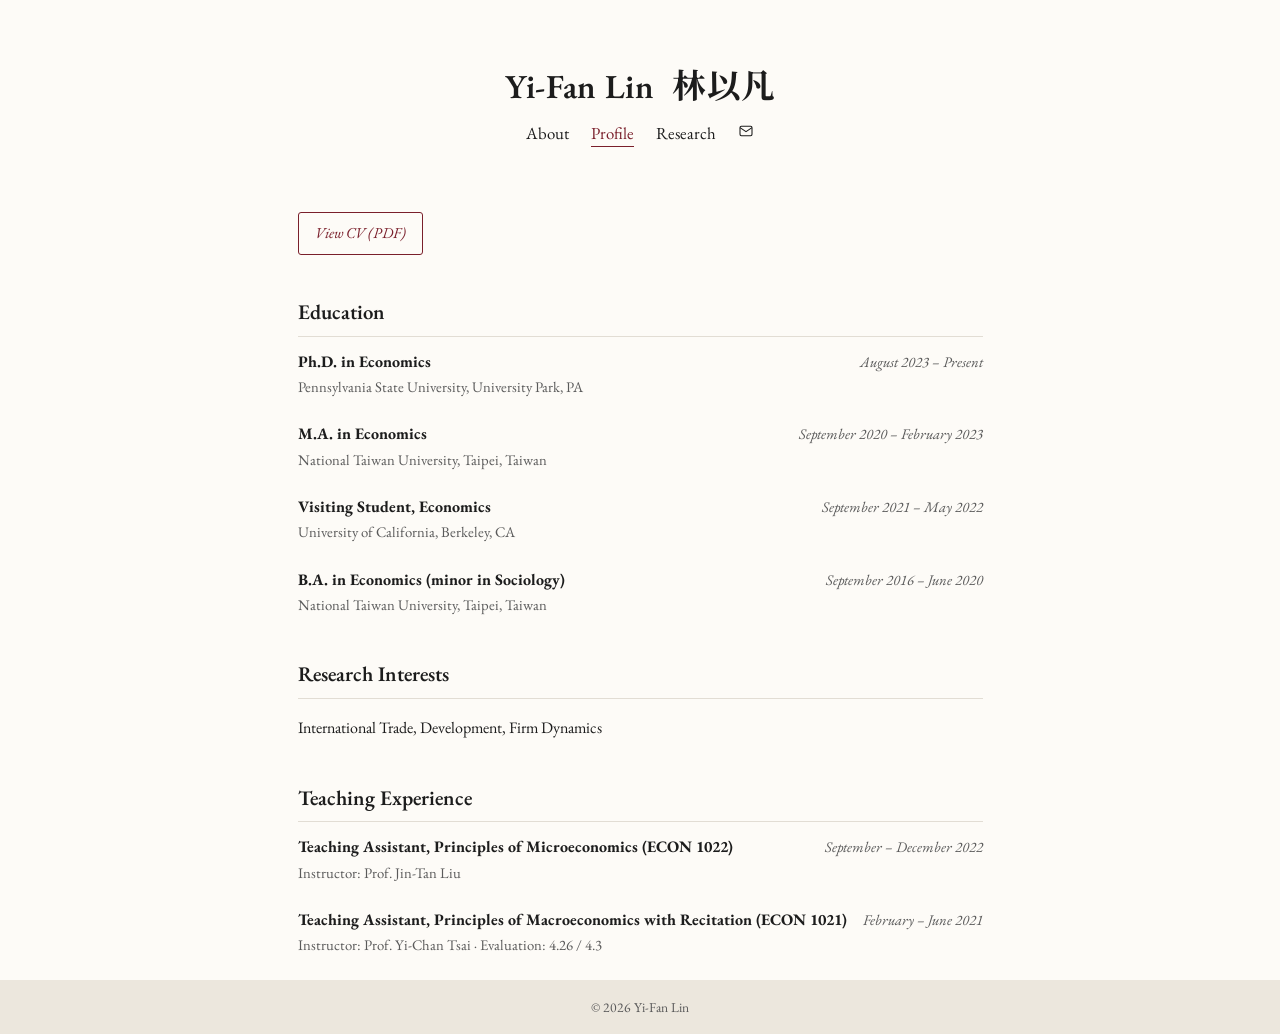
<file: cv.html>
<!DOCTYPE html>
<html lang="en">
<head>
<meta charset="UTF-8">
<meta name="viewport" content="width=device-width, initial-scale=1.0">
<title>Profile &ndash; Yi-Fan Lin</title>
<link rel="preconnect" href="https://fonts.googleapis.com">
<link rel="preconnect" href="https://fonts.gstatic.com" crossorigin>
<link href="https://fonts.googleapis.com/css2?family=EB+Garamond:ital,wght@0,400;0,500;0,600;1,400;1,500&display=swap" rel="stylesheet">
<link href="https://fonts.googleapis.com/css2?family=Noto+Serif+TC:wght@700&display=swap" rel="stylesheet">
<link rel="stylesheet" href="css/style.css?v=5">
</head>
<body>
<header class="site-header">
  <div class="wrap">
    <h1>Yi-Fan Lin <span class="cn-name" lang="zh">林以凡</span></h1>
    <nav class="site-nav">
      <ul>
        <li><a href="index.html">About</a></li>
        <li><a href="cv.html" class="active">Profile</a></li>
        <li><a href="research.html">Research</a></li>
        <li>
          <a class="icon-link" href="mailto:yzl6358@psu.edu" aria-label="Email" title="Email">
            <svg viewBox="0 0 24 24" xmlns="http://www.w3.org/2000/svg"><rect x="3" y="5" width="18" height="14" rx="2"/><path d="M3 7l9 6 9-6"/></svg>
          </a>
        </li>
      </ul>
    </nav>
  </div>
</header>

<main class="wrap">

  <!-- CV hosted on Google Drive -->
  <p><a class="button" href="https://drive.google.com/file/d/1kEJxXixWcbl5VLOOD7LRLiUuiN12NVaU/view?usp=sharing" target="_blank" rel="noopener">View CV (PDF)</a></p>

  <h2>Education</h2>
  <div class="entry">
    <div class="entry-header"><span class="title">Ph.D. in Economics</span><span class="date">August 2023 &ndash; Present</span></div>
    <p class="meta">Pennsylvania State University, University Park, PA</p>
  </div>
  <div class="entry">
    <div class="entry-header"><span class="title">M.A. in Economics</span><span class="date">September 2020 &ndash; February 2023</span></div>
    <p class="meta">National Taiwan University, Taipei, Taiwan</p>
  </div>
  <div class="entry">
    <div class="entry-header"><span class="title">Visiting Student, Economics</span><span class="date">September 2021 &ndash; May 2022</span></div>
    <p class="meta">University of California, Berkeley, CA</p>
  </div>
  <div class="entry">
    <div class="entry-header"><span class="title">B.A. in Economics (minor in Sociology)</span><span class="date">September 2016 &ndash; June 2020</span></div>
    <p class="meta">National Taiwan University, Taipei, Taiwan</p>
  </div>

  <h2>Research Interests</h2>
  <p>International Trade, Development, Firm Dynamics</p>

  <h2>Teaching Experience</h2>
  <div class="entry">
    <div class="entry-header"><span class="title">Teaching Assistant, Principles of Microeconomics (ECON 1022)</span><span class="date">September &ndash; December 2022</span></div>
    <p class="meta">Instructor: Prof. Jin-Tan Liu</p>
  </div>
  <div class="entry">
    <div class="entry-header"><span class="title">Teaching Assistant, Principles of Macroeconomics with Recitation (ECON 1021)</span><span class="date">February &ndash; June 2021</span></div>
    <p class="meta">Instructor: Prof. Yi-Chan Tsai &middot; Evaluation: 4.26 / 4.3</p>
  </div>

</main>

<footer>
  <div class="wrap">
    &copy; <span id="year"></span> Yi-Fan Lin
  </div>
</footer>
<script>document.getElementById('year').textContent = new Date().getFullYear();</script>
</body>
</html>
</file>
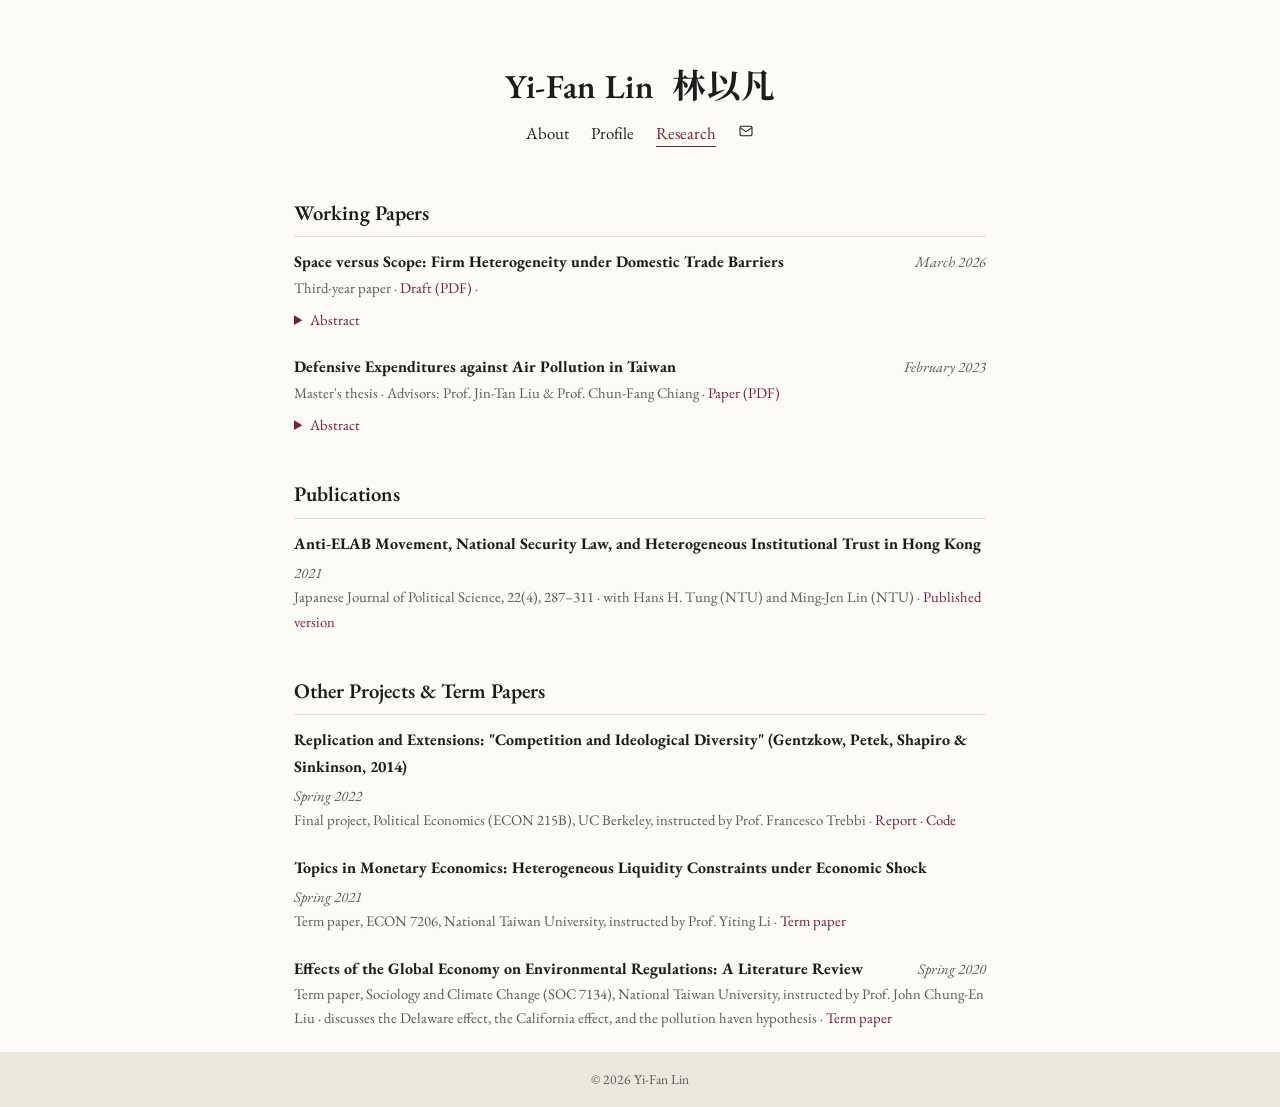
<file: research.html>
<!DOCTYPE html>
<html lang="en">
<head>
<meta charset="UTF-8">
<meta name="viewport" content="width=device-width, initial-scale=1.0">
<title>Research &ndash; Yi-Fan Lin</title>
<link rel="preconnect" href="https://fonts.googleapis.com">
<link rel="preconnect" href="https://fonts.gstatic.com" crossorigin>
<link href="https://fonts.googleapis.com/css2?family=EB+Garamond:ital,wght@0,400;0,500;0,600;1,400;1,500&display=swap" rel="stylesheet">
<link href="https://fonts.googleapis.com/css2?family=Noto+Serif+TC:wght@700&display=swap" rel="stylesheet">
<link rel="stylesheet" href="css/style.css?v=5">
</head>
<body>
<header class="site-header">
  <div class="wrap">
    <h1>Yi-Fan Lin <span class="cn-name" lang="zh">林以凡</span></h1>
    <nav class="site-nav">
      <ul>
        <li><a href="index.html">About</a></li>
        <li><a href="cv.html">Profile</a></li>
        <li><a href="research.html" class="active">Research</a></li>
        <li>
          <a class="icon-link" href="mailto:yzl6358@psu.edu" aria-label="Email" title="Email">
            <svg viewBox="0 0 24 24" xmlns="http://www.w3.org/2000/svg"><rect x="3" y="5" width="18" height="14" rx="2"/><path d="M3 7l9 6 9-6"/></svg>
          </a>
        </li>
      </ul>
    </nav>
  </div>
</header>

<main class="wrap">

  <h2>Working Papers</h2>

  <div class="entry">
    <div class="entry-header"><span class="title">Space versus Scope: Firm Heterogeneity under Domestic Trade Barriers</span><span class="date">March 2026</span></div>
    <p class="meta">Third-year paper &middot; <a href="https://drive.google.com/file/d/1NReKcD29yfxF4MZJCopgmw1vOH_mfhkw/view?usp=sharing" target="_blank" rel="noopener">Draft (PDF)</a> &middot; <!-- TODO: add slides link --> </p>
    <details class="abstract-toggle">
      <summary>Abstract</summary>
      <p class="abstract">Domestic trade barriers in India have been shown to impede commodity flows across
      states. This study examines how manufacturing plants optimally choose the number of products to produce
      and the number of markets to serve. The tension between these two dimensions is suggested by two data
      patterns: (1) the share of single-product plants rises as distribution expenses decline, and (2)
      distribution expenses are highest for single-product plants, decrease with broader product scope, and
      then increase again once scope becomes sufficiently large. To rationalize these observations, I develop
      a model in which a plant allocates limited managerial effort across products, creating a trade-off
      between product scope and spatial market expansion. The strength of this trade-off depends on the
      relative magnitudes of fixed costs in market entry and product management, together with variable
      distribution costs.</p>
    </details>
  </div>

  <div class="entry">
    <div class="entry-header"><span class="title">Defensive Expenditures against Air Pollution in Taiwan</span><span class="date">February 2023</span></div>
    <p class="meta">Master's thesis &middot; Advisors: Prof. Jin-Tan Liu &amp; Prof. Chun-Fang Chiang &middot; <a href="https://drive.google.com/file/d/1JyCXpzlWT2rl-ioNFE3pRv1IXiIc5dSF/view?usp=sharing" target="_blank" rel="noopener">Paper (PDF)</a></p>
    <details class="abstract-toggle">
      <summary>Abstract</summary>
      <p class="abstract">This study characterizes defensive expenditures targeting air pollution in Taiwan by
      exploiting two data sets: electronic invoice data and experimental data. It first investigates how
      individuals respond to air pollution by purchasing face masks, applying a random utility model to
      estimate the marginal willingness to pay (MWTP) for clean air from consumption records, and then analyzes
      a field experiment to estimate MWTP from subjects' responses. The evidence shows that (1) Taiwanese
      residents responded to air pollution daily in a timely manner; (2) city residents, wealthier residents,
      and more educated individuals had higher MWTP relative to other groups; and (3) the estimated daily MWTP
      for removing a unit of PM2.5 is 0.266&ndash;0.353 (NTD) for the overall Taiwanese population, depending on
      approach. Removing half of mean-level pollution implies an annual willingness to pay of roughly 1,336.63
      NTD, well below mean annual income of 801,923 NTD.</p>
    </details>
  </div>

  <h2>Publications</h2>
  <div class="entry">
    <div class="entry-header"><span class="title">Anti-ELAB Movement, National Security Law, and Heterogeneous Institutional Trust in Hong Kong</span><span class="date">2021</span></div>
    <p class="meta">Japanese Journal of Political Science, 22(4), 287&ndash;311 &middot; with Hans H. Tung (NTU) and
    Ming-Jen Lin (NTU) &middot; <a href="https://www.cambridge.org/core/journals/japanese-journal-of-political-science/article/antielab-movement-national-security-law-and-heterogeneous-institutional-trust-in-hong-kong/B54C8D2A4A3FF5BBEC770E491B5C9DC1" target="_blank" rel="noopener">Published version</a></p>
  </div>

  <h2>Other Projects &amp; Term Papers</h2>

  <div class="entry">
    <div class="entry-header"><span class="title">Replication and Extensions: "Competition and Ideological Diversity" (Gentzkow, Petek, Shapiro &amp; Sinkinson, 2014)</span><span class="date">Spring 2022</span></div>
    <p class="meta">Final project, Political Economics (ECON 215B), UC Berkeley, instructed by Prof. Francesco Trebbi
    &middot; <a href="https://drive.google.com/file/d/1tN0dVEDTJ_4Nk2fjZZfOz90EwKuegzOO/view?usp=drive_link" target="_blank" rel="noopener">Report</a> &middot; <a href="#" target="_blank" rel="noopener">Code</a></p>
  </div>

  <div class="entry">
    <div class="entry-header"><span class="title">Topics in Monetary Economics: Heterogeneous Liquidity Constraints under Economic Shock</span><span class="date">Spring 2021</span></div>
    <p class="meta">Term paper, ECON 7206, National Taiwan University, instructed by Prof. Yiting Li &middot; <a href="https://drive.google.com/file/d/1xPF-7H8TlGw2y7Za20MeatTT-j2fMo0s/view?usp=sharing" target="_blank" rel="noopener">Term paper</a></p>
  </div>

  <div class="entry">
    <div class="entry-header"><span class="title">Effects of the Global Economy on Environmental Regulations: A Literature Review</span><span class="date">Spring 2020</span></div>
    <p class="meta">Term paper, Sociology and Climate Change (SOC 7134), National Taiwan University, instructed
    by Prof. John Chung-En Liu &middot; discusses the Delaware effect, the California effect, and the pollution
    haven hypothesis &middot; <a href="https://drive.google.com/file/d/1stInurUP60emMXZFdOZmalHo1WThL3uO/view?usp=drive_link" target="_blank" rel="noopener">Term paper</a></p>
  </div>

</main>

<footer>
  <div class="wrap">
    &copy; <span id="year"></span> Yi-Fan Lin
  </div>
</footer>
<script>document.getElementById('year').textContent = new Date().getFullYear();</script>
</body>
</html>
</file>
<file: css/style.css>
/* ---------- Base ---------- */
:root {
  --ink: #1c1c1c;
  --muted: #5a5a5a;
  --accent: #7a1f2b;
  --line: #e2ddd4;
  --bg: #fdfbf7;
  --footer-bg: #ece7dd;
  --max-width: 740px;
}

* { box-sizing: border-box; }

html {
  height: 100%;
}

body {
  margin: 0;
  padding: 0;
  min-height: 100%;
  display: flex;
  flex-direction: column;
  background: var(--bg);
  color: var(--ink);
  font-family: 'EB Garamond', Georgia, 'Times New Roman', serif;
  line-height: 1.65;
}

a {
  color: var(--accent);
  text-decoration: none;
}
a:hover { text-decoration: underline; }

.wrap {
  max-width: var(--max-width);
  margin: 0 auto;
  padding: 0 24px;
}

/* ---------- Header / Nav ---------- */
header.site-header {
  text-align: center;
  padding: 56px 0 48px;
}

header.site-header h1 {
  margin: 0 0 6px;
  font-size: 2.1rem;
  font-weight: 600;
  letter-spacing: 0.01em;
}

.cn-name {
  font-family: 'Noto Serif TC', 'EB Garamond', serif;
  font-weight: 700;
  font-size: 2.1rem;
  color: var(--ink);
  margin-left: 10px;
}

header.site-header p.tagline {
  margin: 0 0 22px;
  color: var(--muted);
  font-size: 1rem;
}

nav.site-nav ul {
  list-style: none;
  display: flex;
  justify-content: center;
  align-items: center;
  gap: 22px;
  margin: 0;
  padding: 0;
  font-family: 'EB Garamond', Georgia, serif;
  font-size: 1.05rem;
}

nav.site-nav a {
  color: var(--ink);
  padding-bottom: 2px;
  border-bottom: 1px solid transparent;
}

nav.site-nav a.active,
nav.site-nav a:hover {
  color: var(--accent);
  border-bottom-color: var(--accent);
  text-decoration: none;
}

nav.site-nav .icon-link {
  display: inline-flex;
  align-items: center;
  border-bottom: none !important;
}
nav.site-nav .icon-link svg {
  width: 16px;
  height: 16px;
  fill: none;
  stroke: var(--ink);
  stroke-width: 1.6;
  transition: stroke 0.15s ease;
}
nav.site-nav .icon-link:hover svg { stroke: var(--accent); }

/* ---------- Main content ---------- */
main {
  flex: 1 0 auto;
  padding: 8px 0 60px;
}

main h2 {
  font-size: 1.3rem;
  font-weight: 600;
  margin: 40px 0 12px;
  padding-bottom: 6px;
  border-bottom: 1px solid var(--line);
}
main h2:first-child { margin-top: 0; }

main h3 {
  font-size: 1.1rem;
  margin: 20px 0 4px;
}

.meta {
  color: var(--muted);
  font-size: 0.92rem;
  margin: 0 0 8px;
}

.entry { margin-bottom: 22px; }

.entry-header {
  display: flex;
  justify-content: space-between;
  align-items: baseline;
  flex-wrap: wrap;
  gap: 4px 16px;
}

.entry-header .title { font-weight: 700; }
.entry-header .date {
  color: var(--muted);
  font-size: 0.92rem;
  font-style: italic;
  white-space: nowrap;
}

.abstract {
  margin: 8px 0 0;
  font-size: 1rem;
}

.abstract-toggle {
  margin-top: 8px;
}

.abstract-toggle summary {
  cursor: pointer;
  color: var(--accent);
  font-size: 0.92rem;
}

.abstract-toggle summary::marker {
  color: var(--accent);
}

.abstract-toggle[open] summary {
  margin-bottom: 4px;
}

ul.plain {
  margin: 4px 0 0;
  padding-left: 20px;
}

.about-row {
  display: flex;
  align-items: center;
  gap: 32px;
  margin-bottom: 8px;
}

.about-text {
  flex: 0 0 60%;
  min-width: 0;
}

.about-text p:first-child { margin-top: 0; }

.profile-photo {
  flex: 0 0 40%;
  width: 40%;
  height: auto;
  display: block;
  border-radius: 0;
  border: none;
  background: #eee;
}

.button {
  display: inline-block;
  border: 1px solid var(--accent);
  color: var(--accent);
  padding: 8px 16px;
  font-family: 'EB Garamond', Georgia, serif;
  font-style: italic;
  font-size: 0.95rem;
  border-radius: 3px;
}
.button:hover {
  background: var(--accent);
  color: #fff;
  text-decoration: none;
}

/* ---------- Footer ---------- */
footer {
  flex-shrink: 0;
  background: var(--footer-bg);
  padding: 16px 0;
  color: var(--muted);
  font-size: 0.85rem;
  text-align: center;
}

@media (max-width: 600px) {
  .about-row { flex-direction: column; align-items: flex-start; }
  .about-text { flex-basis: auto; width: 100%; }
  .profile-photo { width: 60%; max-width: 220px; height: auto; flex-basis: auto; margin: 0 auto 16px; }
  nav.site-nav ul { gap: 14px; flex-wrap: wrap; }
  header.site-header { padding: 40px 0 32px; }
}
</file>
